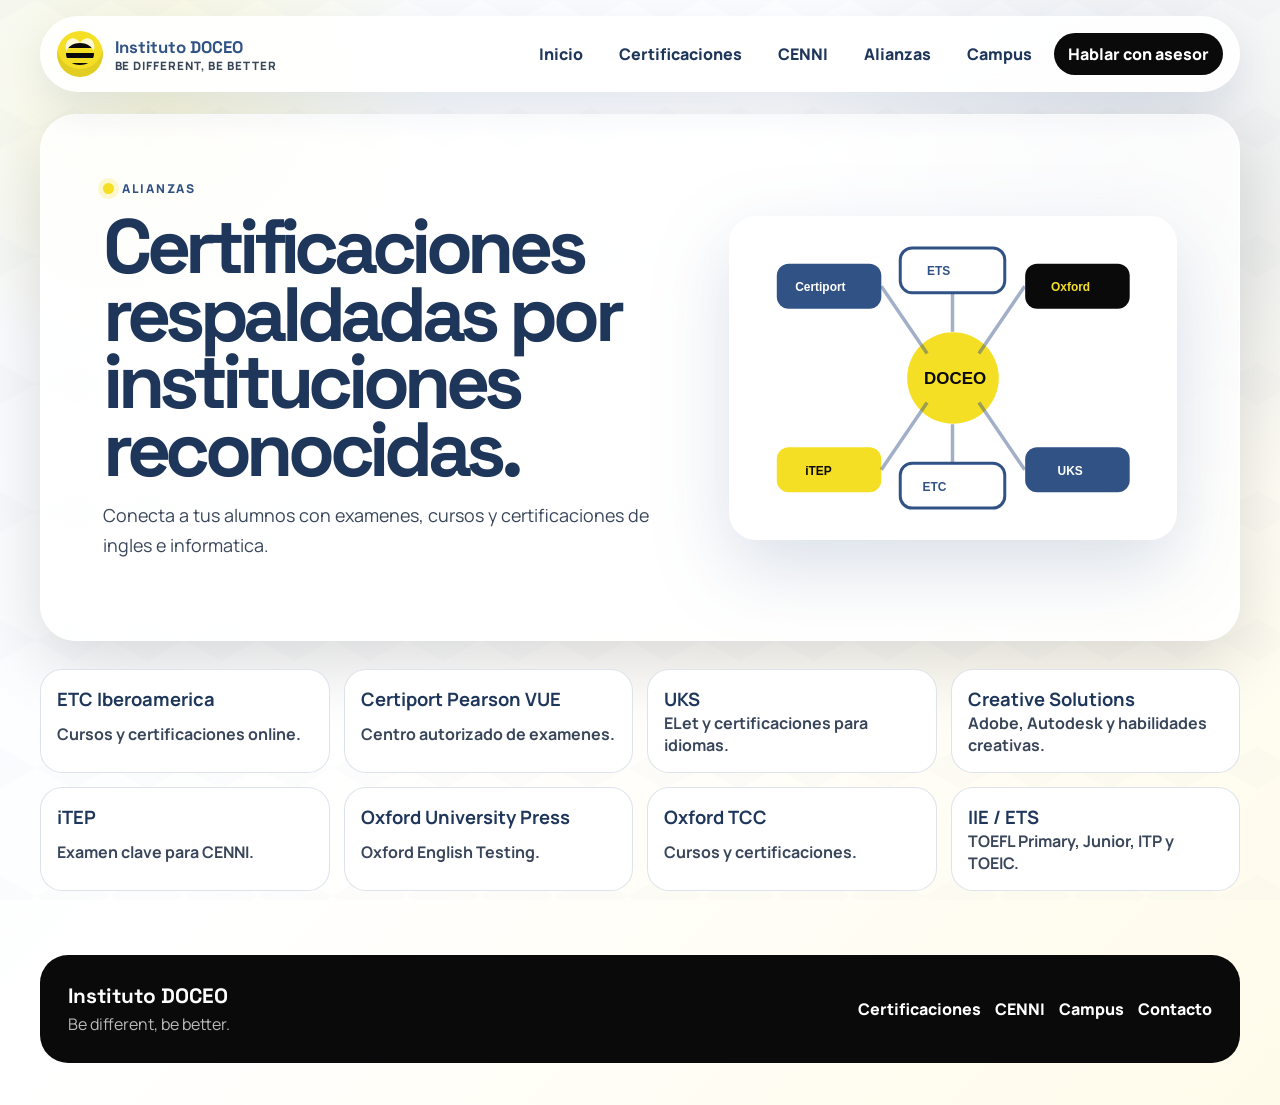
<file: alianzas.html>
<!doctype html>
<html lang="es">
  <head>
    <meta charset="utf-8" />
    <meta name="viewport" content="width=device-width, initial-scale=1" />
    <meta
      name="description"
      content="Convenios de Instituto DOCEO para certificaciones de ingles, informatica, TOEFL, TOEIC, Oxford, UKS, iTEP y Certiport."
    />
    <title>Alianzas | Instituto DOCEO</title>
    <link rel="preconnect" href="https://fonts.googleapis.com" />
    <link rel="preconnect" href="https://fonts.gstatic.com" crossorigin />
    <link
      href="https://fonts.googleapis.com/css2?family=Manrope:wght@400;500;600;700;800&family=Space+Grotesk:wght@500;700&display=swap"
      rel="stylesheet"
    />
    <link rel="stylesheet" href="styles.css" />
  </head>
  <body>
    <div class="site-shell">
      <header class="topbar" aria-label="Navegacion principal">
        <a class="brand" href="index.html" aria-label="Instituto DOCEO inicio">
          <span class="brand-mark" aria-hidden="true">
            <span class="bee-wing left"></span>
            <span class="bee-wing right"></span>
            <span class="bee-body"></span>
          </span>
          <span>
            <strong>Instituto DOCEO</strong>
            <small>be different, be better</small>
          </span>
        </a>
        <button class="nav-toggle" type="button" aria-expanded="false" aria-controls="site-nav">Menu</button>
        <nav id="site-nav" class="site-nav">
          <a href="index.html">Inicio</a>
          <a href="certificaciones.html">Certificaciones</a>
          <a href="cenni.html">CENNI</a>
          <a href="alianzas.html">Alianzas</a>
          <a href="campus.html">Campus</a>
          <a class="nav-cta" href="contacto.html">Hablar con asesor</a>
        </nav>
      </header>

      <main>
        <section class="page-hero">
          <div>
            <span class="eyebrow">Alianzas</span>
            <h1>Certificaciones respaldadas por instituciones reconocidas.</h1>
            <p>Conecta a tus alumnos con examenes, cursos y certificaciones de ingles e informatica.</p>
          </div>
          <img src="assets/partners.svg" alt="Red de alianzas DOCEO" />
        </section>

        <section class="partners-grid">
          <a href="https://etciberoamerica.com" target="_blank" rel="noreferrer">
            <strong>ETC Iberoamerica</strong>
            <span>Cursos y certificaciones online.</span>
          </a>
          <a href="https://certiport.pearsonvue.com" target="_blank" rel="noreferrer">
            <strong>Certiport Pearson VUE</strong>
            <span>Centro autorizado de examenes.</span>
          </a>
          <a href="https://uks.mx" target="_blank" rel="noreferrer">
            <strong>UKS</strong>
            <span>ELet y certificaciones para idiomas.</span>
          </a>
          <a href="https://creativesolutions.com.mx" target="_blank" rel="noreferrer">
            <strong>Creative Solutions</strong>
            <span>Adobe, Autodesk y habilidades creativas.</span>
          </a>
          <a href="https://itepexam.com" target="_blank" rel="noreferrer">
            <strong>iTEP</strong>
            <span>Examen clave para CENNI.</span>
          </a>
          <a href="https://tienda.oup.com.mx/catalogo/oxford-english-testing" target="_blank" rel="noreferrer">
            <strong>Oxford University Press</strong>
            <span>Oxford English Testing.</span>
          </a>
          <a href="https://oxfordtcc.co.uk" target="_blank" rel="noreferrer">
            <strong>Oxford TCC</strong>
            <span>Cursos y certificaciones.</span>
          </a>
          <a href="https://www.iie.org" target="_blank" rel="noreferrer">
            <strong>IIE / ETS</strong>
            <span>TOEFL Primary, Junior, ITP y TOEIC.</span>
          </a>
        </section>
      </main>

      <footer class="footer">
        <div>
          <strong>Instituto DOCEO</strong>
          <p>Be different, be better.</p>
        </div>
        <div class="footer-links">
          <a href="certificaciones.html">Certificaciones</a>
          <a href="cenni.html">CENNI</a>
          <a href="https://campus.institutodoceo.com" target="_blank" rel="noreferrer">Campus</a>
          <a href="contacto.html">Contacto</a>
        </div>
      </footer>
    </div>
    <script src="script.js"></script>
  </body>
</html>
</file>
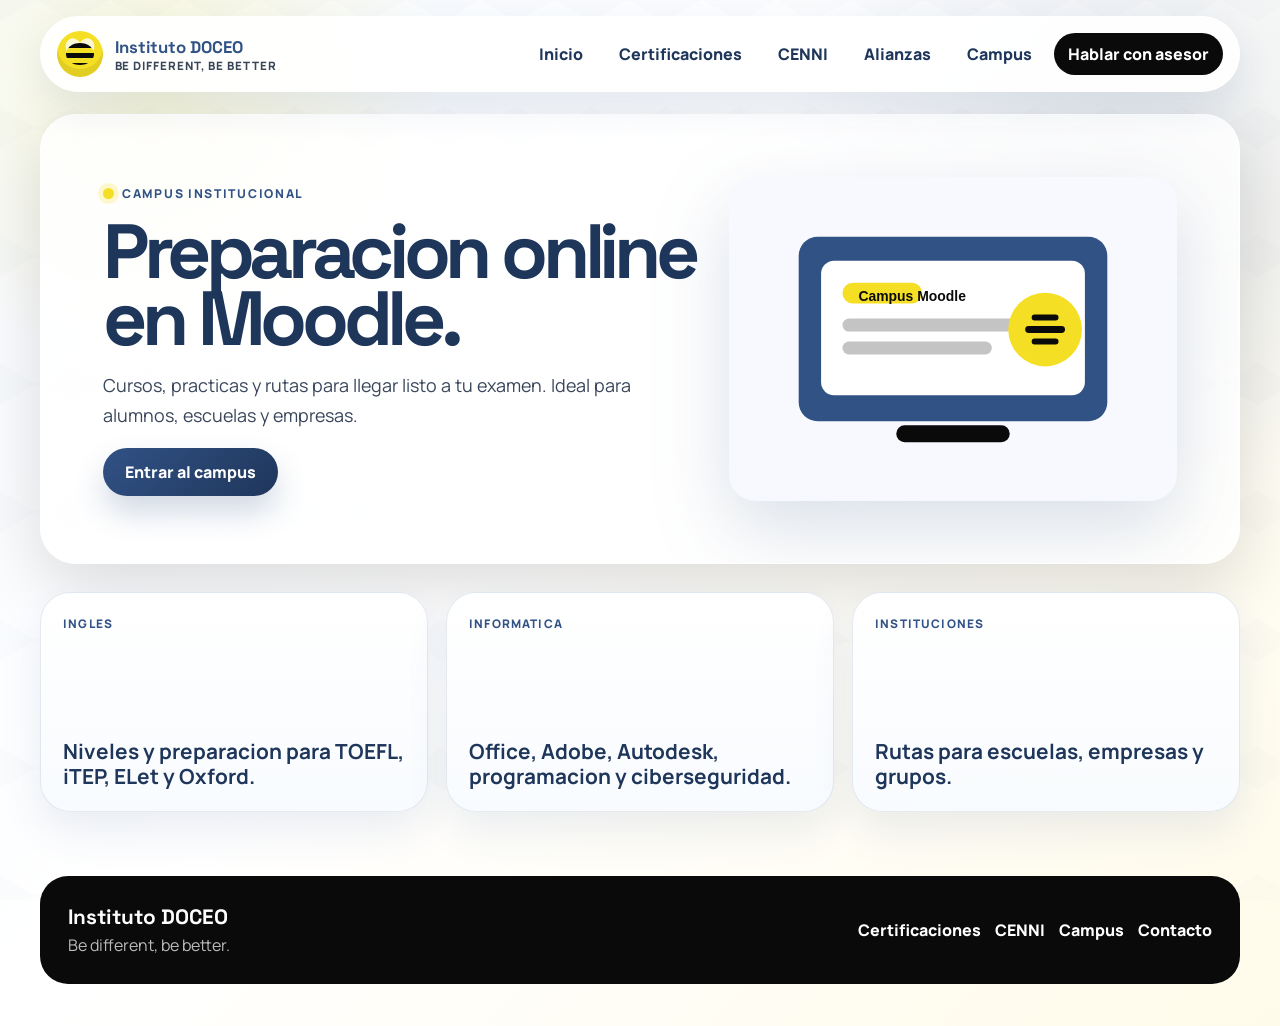
<file: campus.html>
<!doctype html>
<html lang="es">
  <head>
    <meta charset="utf-8" />
    <meta name="viewport" content="width=device-width, initial-scale=1" />
    <meta
      name="description"
      content="Campus institucional Moodle de Instituto DOCEO para preparar certificaciones de ingles e informatica."
    />
    <title>Campus | Instituto DOCEO</title>
    <link rel="preconnect" href="https://fonts.googleapis.com" />
    <link rel="preconnect" href="https://fonts.gstatic.com" crossorigin />
    <link
      href="https://fonts.googleapis.com/css2?family=Manrope:wght@400;500;600;700;800&family=Space+Grotesk:wght@500;700&display=swap"
      rel="stylesheet"
    />
    <link rel="stylesheet" href="styles.css" />
  </head>
  <body>
    <div class="site-shell">
      <header class="topbar" aria-label="Navegacion principal">
        <a class="brand" href="index.html" aria-label="Instituto DOCEO inicio">
          <span class="brand-mark" aria-hidden="true">
            <span class="bee-wing left"></span>
            <span class="bee-wing right"></span>
            <span class="bee-body"></span>
          </span>
          <span>
            <strong>Instituto DOCEO</strong>
            <small>be different, be better</small>
          </span>
        </a>
        <button class="nav-toggle" type="button" aria-expanded="false" aria-controls="site-nav">Menu</button>
        <nav id="site-nav" class="site-nav">
          <a href="index.html">Inicio</a>
          <a href="certificaciones.html">Certificaciones</a>
          <a href="cenni.html">CENNI</a>
          <a href="alianzas.html">Alianzas</a>
          <a href="campus.html">Campus</a>
          <a class="nav-cta" href="contacto.html">Hablar con asesor</a>
        </nav>
      </header>

      <main>
        <section class="page-hero">
          <div>
            <span class="eyebrow">Campus institucional</span>
            <h1>Preparacion online en Moodle.</h1>
            <p>
              Cursos, practicas y rutas para llegar listo a tu examen. Ideal para alumnos,
              escuelas y empresas.
            </p>
            <a class="button primary" href="https://campus.institutodoceo.com" target="_blank" rel="noreferrer">
              Entrar al campus
            </a>
          </div>
          <img src="assets/campus.svg" alt="Campus virtual DOCEO" />
        </section>

        <section class="quick-services campus-services">
          <article class="service-tile">
            <span>Ingles</span>
            <strong>Niveles y preparacion para TOEFL, iTEP, ELet y Oxford.</strong>
          </article>
          <article class="service-tile">
            <span>Informatica</span>
            <strong>Office, Adobe, Autodesk, programacion y ciberseguridad.</strong>
          </article>
          <article class="service-tile">
            <span>Instituciones</span>
            <strong>Rutas para escuelas, empresas y grupos.</strong>
          </article>
        </section>
      </main>

      <footer class="footer">
        <div>
          <strong>Instituto DOCEO</strong>
          <p>Be different, be better.</p>
        </div>
        <div class="footer-links">
          <a href="certificaciones.html">Certificaciones</a>
          <a href="cenni.html">CENNI</a>
          <a href="https://campus.institutodoceo.com" target="_blank" rel="noreferrer">Campus</a>
          <a href="contacto.html">Contacto</a>
        </div>
      </footer>
    </div>
    <div id="toast" class="toast" role="status" aria-live="polite"></div>
    <script src="script.js"></script>
  </body>
</html>
</file>
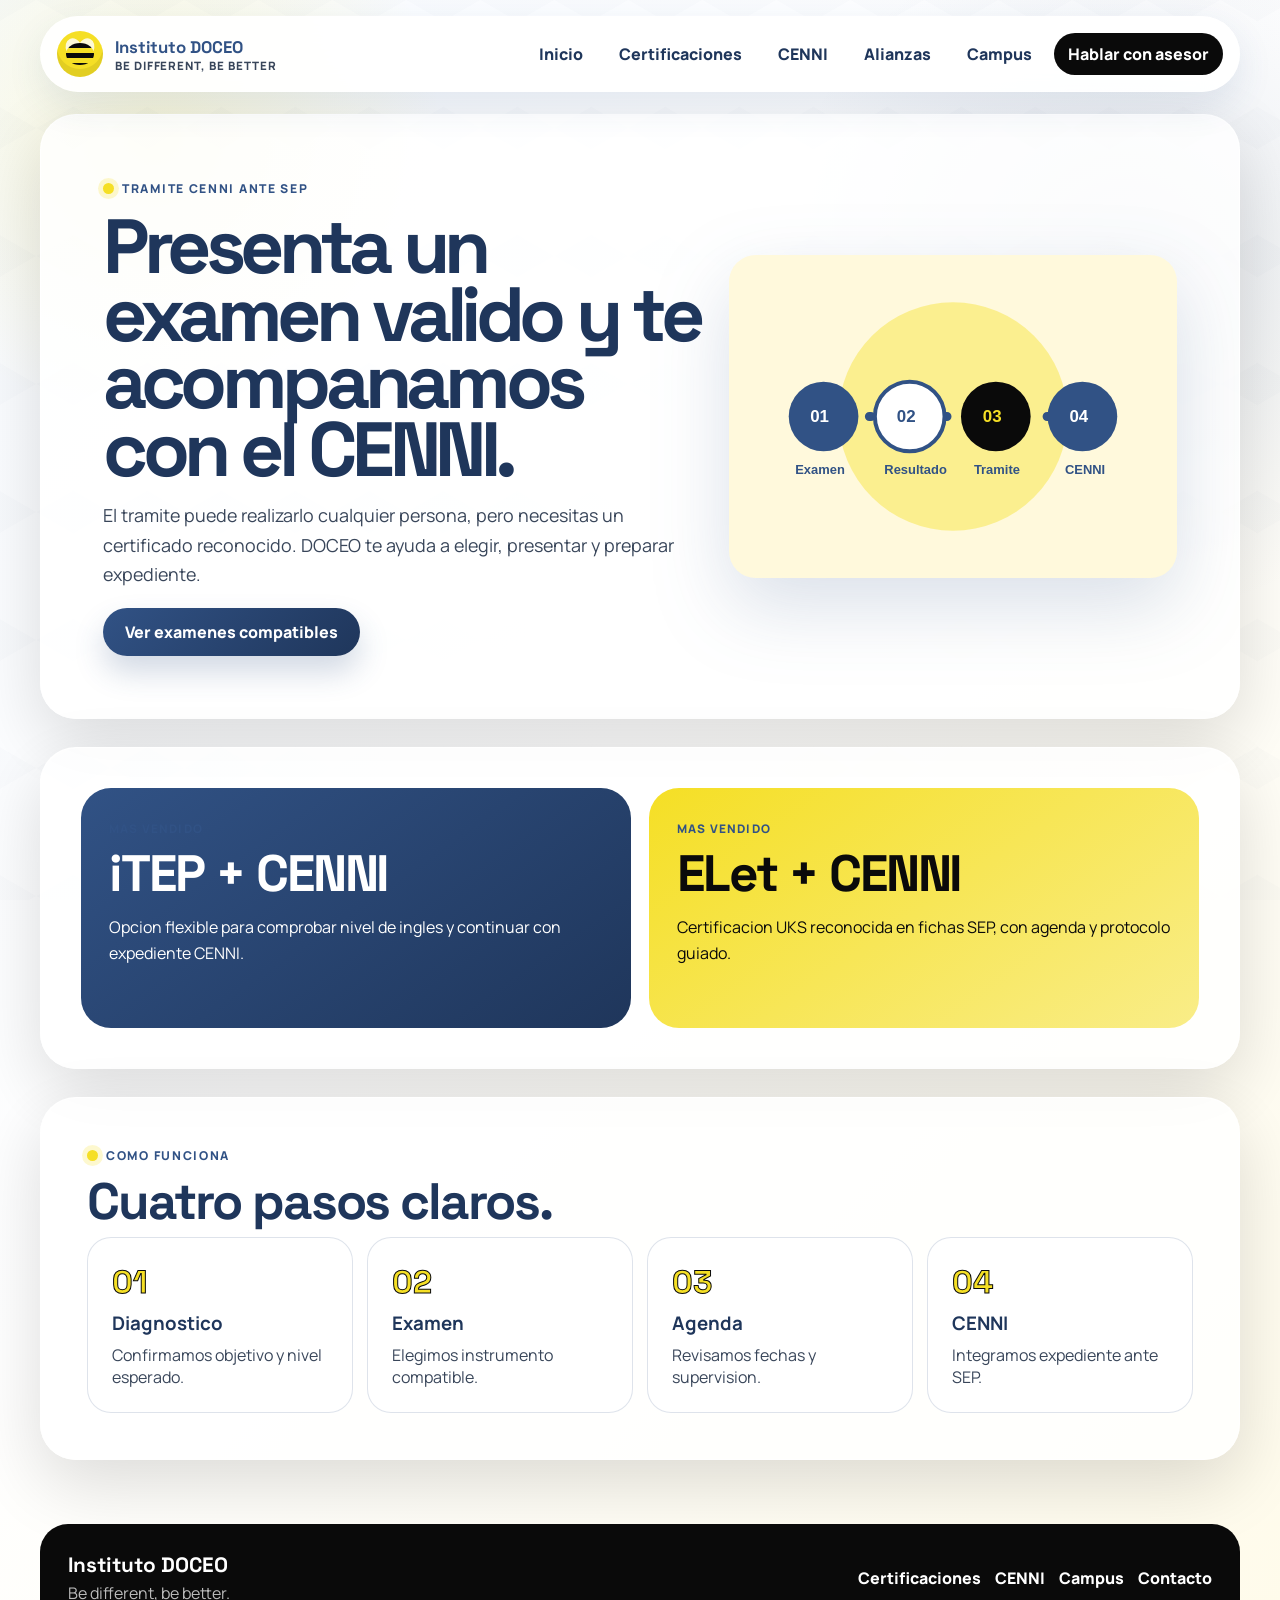
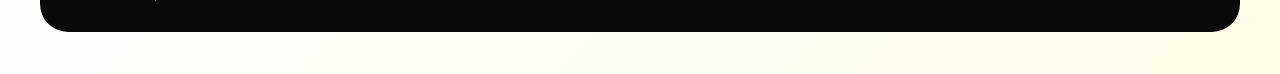
<file: cenni.html>
<!doctype html>
<html lang="es">
  <head>
    <meta charset="utf-8" />
    <meta name="viewport" content="width=device-width, initial-scale=1" />
    <meta name="description" content="Tramite CENNI con Instituto DOCEO: examen compatible, agenda asistida y expediente ante SEP." />
    <title>CENNI | Instituto DOCEO</title>
    <link rel="preconnect" href="https://fonts.googleapis.com" />
    <link rel="preconnect" href="https://fonts.gstatic.com" crossorigin />
    <link
      href="https://fonts.googleapis.com/css2?family=Manrope:wght@400;500;600;700;800&family=Space+Grotesk:wght@500;700&display=swap"
      rel="stylesheet"
    />
    <link rel="stylesheet" href="styles.css" />
  </head>
  <body>
    <div class="site-shell">
      <header class="topbar" aria-label="Navegacion principal">
        <a class="brand" href="index.html" aria-label="Instituto DOCEO inicio">
          <span class="brand-mark" aria-hidden="true">
            <span class="bee-wing left"></span>
            <span class="bee-wing right"></span>
            <span class="bee-body"></span>
          </span>
          <span>
            <strong>Instituto DOCEO</strong>
            <small>be different, be better</small>
          </span>
        </a>
        <button class="nav-toggle" type="button" aria-expanded="false" aria-controls="site-nav">Menu</button>
        <nav id="site-nav" class="site-nav">
          <a href="index.html">Inicio</a>
          <a href="certificaciones.html">Certificaciones</a>
          <a href="cenni.html">CENNI</a>
          <a href="alianzas.html">Alianzas</a>
          <a href="campus.html">Campus</a>
          <a class="nav-cta" href="contacto.html">Hablar con asesor</a>
        </nav>
      </header>

      <main>
        <section class="page-hero cenni-hero">
          <div>
            <span class="eyebrow">Tramite CENNI ante SEP</span>
            <h1>Presenta un examen valido y te acompanamos con el CENNI.</h1>
            <p>
              El tramite puede realizarlo cualquier persona, pero necesitas un certificado reconocido.
              DOCEO te ayuda a elegir, presentar y preparar expediente.
            </p>
            <a class="button primary" href="certificaciones.html#catalogo">Ver examenes compatibles</a>
          </div>
          <img src="assets/cenni-process.svg" alt="Proceso visual para CENNI" />
        </section>

        <section class="star-products">
          <article>
            <span>Mas vendido</span>
            <h2>iTEP + CENNI</h2>
            <p>Opcion flexible para comprobar nivel de ingles y continuar con expediente CENNI.</p>
          </article>
          <article>
            <span>Mas vendido</span>
            <h2>ELet + CENNI</h2>
            <p>Certificacion UKS reconocida en fichas SEP, con agenda y protocolo guiado.</p>
          </article>
        </section>

        <section class="steps-visual">
          <div class="section-heading">
            <span class="eyebrow">Como funciona</span>
            <h2>Cuatro pasos claros.</h2>
          </div>
          <div class="steps">
            <article><span>01</span><h3>Diagnostico</h3><p>Confirmamos objetivo y nivel esperado.</p></article>
            <article><span>02</span><h3>Examen</h3><p>Elegimos instrumento compatible.</p></article>
            <article><span>03</span><h3>Agenda</h3><p>Revisamos fechas y supervision.</p></article>
            <article><span>04</span><h3>CENNI</h3><p>Integramos expediente ante SEP.</p></article>
          </div>
        </section>
      </main>

      <footer class="footer">
        <div>
          <strong>Instituto DOCEO</strong>
          <p>Be different, be better.</p>
        </div>
        <div class="footer-links">
          <a href="certificaciones.html">Certificaciones</a>
          <a href="cenni.html">CENNI</a>
          <a href="https://campus.institutodoceo.com" target="_blank" rel="noreferrer">Campus</a>
          <a href="contacto.html">Contacto</a>
        </div>
      </footer>
    </div>
    <div id="toast" class="toast" role="status" aria-live="polite"></div>
    <script src="script.js"></script>
  </body>
</html>
</file>
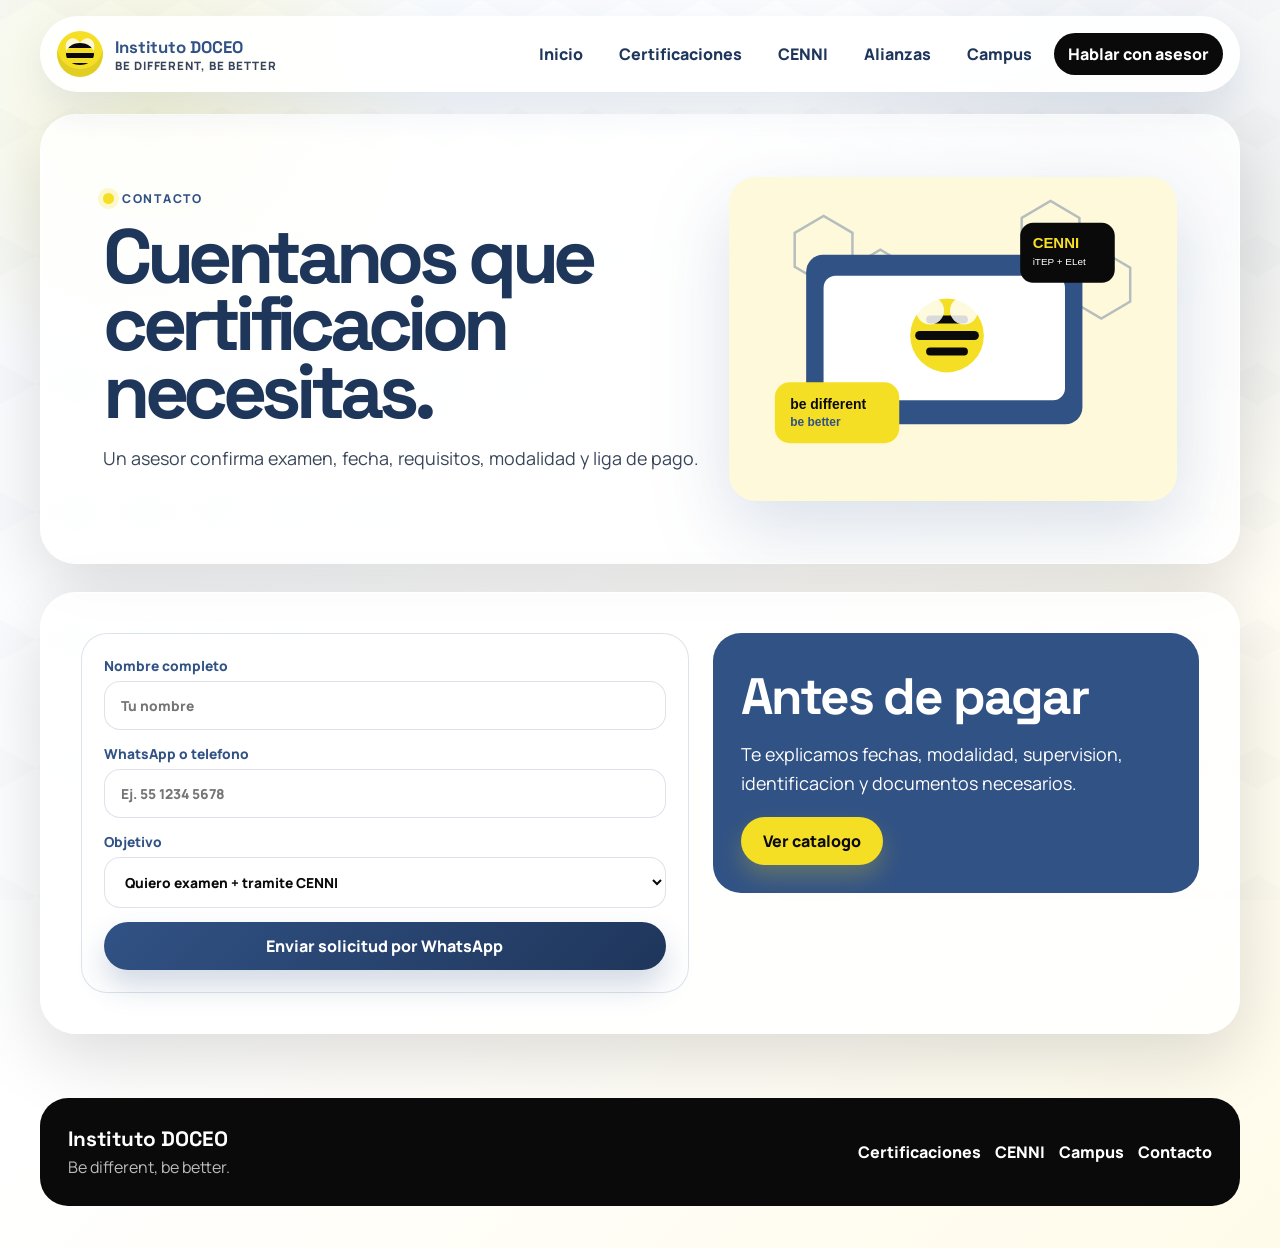
<file: contacto.html>
<!doctype html>
<html lang="es">
  <head>
    <meta charset="utf-8" />
    <meta name="viewport" content="width=device-width, initial-scale=1" />
    <meta
      name="description"
      content="Solicita asesoria de Instituto DOCEO para certificaciones, CENNI, campus online y examenes oficiales."
    />
    <title>Contacto | Instituto DOCEO</title>
    <link rel="preconnect" href="https://fonts.googleapis.com" />
    <link rel="preconnect" href="https://fonts.gstatic.com" crossorigin />
    <link
      href="https://fonts.googleapis.com/css2?family=Manrope:wght@400;500;600;700;800&family=Space+Grotesk:wght@500;700&display=swap"
      rel="stylesheet"
    />
    <link rel="stylesheet" href="styles.css" />
  </head>
  <body>
    <div class="site-shell">
      <header class="topbar" aria-label="Navegacion principal">
        <a class="brand" href="index.html" aria-label="Instituto DOCEO inicio">
          <span class="brand-mark" aria-hidden="true">
            <span class="bee-wing left"></span>
            <span class="bee-wing right"></span>
            <span class="bee-body"></span>
          </span>
          <span>
            <strong>Instituto DOCEO</strong>
            <small>be different, be better</small>
          </span>
        </a>
        <button class="nav-toggle" type="button" aria-expanded="false" aria-controls="site-nav">Menu</button>
        <nav id="site-nav" class="site-nav">
          <a href="index.html">Inicio</a>
          <a href="certificaciones.html">Certificaciones</a>
          <a href="cenni.html">CENNI</a>
          <a href="alianzas.html">Alianzas</a>
          <a href="campus.html">Campus</a>
          <a class="nav-cta" href="contacto.html">Hablar con asesor</a>
        </nav>
      </header>

      <main>
        <section class="page-hero contact-hero">
          <div>
            <span class="eyebrow">Contacto</span>
            <h1>Cuentanos que certificacion necesitas.</h1>
            <p>Un asesor confirma examen, fecha, requisitos, modalidad y liga de pago.</p>
          </div>
          <img src="assets/hero-learner.svg" alt="Asesoria DOCEO" />
        </section>

        <section class="contact-panel">
          <form id="leadForm" class="lead-form lead-form-large">
            <label>
              Nombre completo
              <input type="text" name="name" placeholder="Tu nombre" required />
            </label>
            <label>
              WhatsApp o telefono
              <input type="tel" name="phone" placeholder="Ej. 55 1234 5678" required />
            </label>
            <label>
              Objetivo
              <select name="goal">
                <option value="cenni">Quiero examen + tramite CENNI</option>
                <option value="certificacion">Quiero una certificacion especifica</option>
                <option value="curso">Quiero curso de preparacion</option>
                <option value="empresa">Soy escuela o empresa</option>
              </select>
            </label>
            <button class="button primary full" type="submit">Enviar solicitud por WhatsApp</button>
          </form>
          <div class="contact-card">
            <h2>Antes de pagar</h2>
            <p>Te explicamos fechas, modalidad, supervision, identificacion y documentos necesarios.</p>
            <a class="button ghost" href="certificaciones.html">Ver catalogo</a>
          </div>
        </section>
      </main>

      <footer class="footer">
        <div>
          <strong>Instituto DOCEO</strong>
          <p>Be different, be better.</p>
        </div>
        <div class="footer-links">
          <a href="certificaciones.html">Certificaciones</a>
          <a href="cenni.html">CENNI</a>
          <a href="https://campus.institutodoceo.com" target="_blank" rel="noreferrer">Campus</a>
          <a href="contacto.html">Contacto</a>
        </div>
      </footer>
    </div>
    <div id="toast" class="toast" role="status" aria-live="polite"></div>
    <script src="script.js"></script>
  </body>
</html>
</file>
<file: styles.css>
:root {
  --blue: #315285;
  --blue-dark: #1f365b;
  --gray: #c4c4c4;
  --black: #0a0a0a;
  --yellow: #f5df25;
  --white: #ffffff;
  --cream: #fff9dc;
  --ink-soft: #39465a;
  --border: rgba(49, 82, 133, 0.16);
  --shadow: 0 24px 70px rgba(10, 10, 10, 0.14);
  --radius: 28px;
}

* {
  box-sizing: border-box;
}

html {
  scroll-behavior: smooth;
}

body {
  margin: 0;
  color: var(--black);
  font-family: "Manrope", system-ui, -apple-system, BlinkMacSystemFont, "Segoe UI", sans-serif;
  background:
    radial-gradient(circle at 10% 10%, rgba(245, 223, 37, 0.24), transparent 26rem),
    radial-gradient(circle at 90% 0%, rgba(49, 82, 133, 0.16), transparent 30rem),
    linear-gradient(135deg, #fffdf2 0%, #f7f9ff 50%, #ffffff 100%);
}

body::before {
  content: "";
  position: fixed;
  inset: 0;
  z-index: -1;
  opacity: 0.24;
  background-image:
    linear-gradient(30deg, rgba(49, 82, 133, 0.08) 12%, transparent 12.5%, transparent 87%, rgba(49, 82, 133, 0.08) 87.5%, rgba(49, 82, 133, 0.08)),
    linear-gradient(150deg, rgba(49, 82, 133, 0.08) 12%, transparent 12.5%, transparent 87%, rgba(49, 82, 133, 0.08) 87.5%, rgba(49, 82, 133, 0.08));
  background-size: 74px 128px;
  pointer-events: none;
}

a {
  color: inherit;
  text-decoration: none;
}

button,
input,
select {
  font: inherit;
}

img {
  display: block;
  max-width: 100%;
}

.site-shell {
  width: min(1200px, calc(100% - 32px));
  margin: 0 auto;
}

.topbar {
  position: sticky;
  top: 16px;
  z-index: 20;
  display: flex;
  align-items: center;
  justify-content: space-between;
  gap: 20px;
  margin: 16px 0 36px;
  padding: 14px 16px;
  border: 1px solid rgba(255, 255, 255, 0.65);
  border-radius: 999px;
  background: rgba(255, 255, 255, 0.86);
  box-shadow: 0 16px 48px rgba(49, 82, 133, 0.12);
  backdrop-filter: blur(18px);
}

.brand {
  display: inline-flex;
  align-items: center;
  gap: 12px;
  min-width: max-content;
}

.brand strong {
  display: block;
  color: var(--blue);
  font-family: "Space Grotesk", sans-serif;
  font-size: 1.05rem;
}

.brand small {
  display: block;
  color: var(--ink-soft);
  font-size: 0.72rem;
  font-weight: 800;
  letter-spacing: 0.08em;
  text-transform: uppercase;
}

.brand-mark {
  position: relative;
  display: grid;
  place-items: center;
  width: 46px;
  height: 46px;
  border-radius: 50%;
  background: var(--yellow);
  box-shadow: inset 0 -8px 0 rgba(10, 10, 10, 0.08);
}

.bee-body {
  width: 22px;
  height: 28px;
  border-radius: 50%;
  background: repeating-linear-gradient(90deg, var(--black) 0 5px, var(--yellow) 5px 10px);
  transform: rotate(90deg);
}

.bee-wing {
  position: absolute;
  top: 7px;
  width: 16px;
  height: 20px;
  border-radius: 50%;
  background: rgba(255, 255, 255, 0.82);
}

.bee-wing.left {
  left: 9px;
  transform: rotate(-25deg);
}

.bee-wing.right {
  right: 9px;
  transform: rotate(25deg);
}

.site-nav {
  display: flex;
  align-items: center;
  gap: 8px;
  font-weight: 900;
}

.site-nav a {
  padding: 10px 14px;
  border-radius: 999px;
  color: var(--blue-dark);
  transition: 180ms ease;
}

.site-nav a:hover {
  background: rgba(49, 82, 133, 0.08);
}

.nav-cta {
  background: var(--black);
  color: var(--white) !important;
}

.nav-toggle {
  display: none;
  border: 0;
  border-radius: 999px;
  padding: 10px 14px;
  color: var(--white);
  background: var(--blue);
  font-weight: 900;
}

.hero,
.page-hero,
.split-section,
.partner-preview,
.catalog,
.cart,
.contact-panel,
.steps-visual,
.star-products {
  border: 1px solid rgba(255, 255, 255, 0.75);
  border-radius: calc(var(--radius) + 8px);
  background: rgba(255, 255, 255, 0.82);
  box-shadow: var(--shadow);
}

.hero {
  display: grid;
  grid-template-columns: 0.95fr 1.05fr;
  align-items: center;
  gap: 34px;
  min-height: calc(100vh - 120px);
  padding: clamp(28px, 5vw, 72px);
  overflow: hidden;
  position: relative;
}

.hero::after {
  content: "";
  position: absolute;
  inset: 0;
  z-index: 0;
  background:
    radial-gradient(circle at 18% 22%, rgba(245, 223, 37, 0.28), transparent 18rem),
    radial-gradient(circle at 90% 12%, rgba(49, 82, 133, 0.16), transparent 24rem);
  pointer-events: none;
}

.hero > * {
  position: relative;
  z-index: 1;
}

.hero-copy h1,
.page-hero h1 {
  margin: 14px 0 18px;
  color: var(--blue-dark);
  font-family: "Space Grotesk", sans-serif;
  font-size: clamp(3rem, 7vw, 6.7rem);
  line-height: 0.88;
  letter-spacing: -0.07em;
}

.page-hero h1 {
  font-size: clamp(2.6rem, 6vw, 5.8rem);
}

.hero-copy p,
.page-hero p,
.split-section p,
.section-heading p,
.contact-card p {
  max-width: 650px;
  color: var(--ink-soft);
  font-size: 1.12rem;
  line-height: 1.65;
}

.hero-subtitle {
  max-width: 590px;
}

.eyebrow {
  display: inline-flex;
  align-items: center;
  gap: 8px;
  color: var(--blue);
  font-size: 0.76rem;
  font-weight: 1000;
  letter-spacing: 0.14em;
  text-transform: uppercase;
}

.eyebrow::before {
  content: "";
  width: 11px;
  height: 11px;
  border-radius: 50%;
  background: var(--yellow);
  box-shadow: 0 0 0 5px rgba(245, 223, 37, 0.22);
}

.hero-actions {
  display: flex;
  flex-wrap: wrap;
  gap: 14px;
  margin-top: 28px;
}

.button {
  display: inline-flex;
  align-items: center;
  justify-content: center;
  min-height: 48px;
  padding: 0 22px;
  border: 0;
  border-radius: 999px;
  cursor: pointer;
  font-weight: 1000;
  transition: transform 180ms ease, box-shadow 180ms ease, background 180ms ease;
}

.button:hover {
  transform: translateY(-2px);
}

.button.primary {
  color: var(--black);
  background: var(--yellow);
  box-shadow: 0 14px 28px rgba(245, 223, 37, 0.32);
}

.button.ghost {
  color: var(--blue);
  background: var(--white);
  box-shadow: inset 0 0 0 1px var(--border);
}

.button.full {
  width: 100%;
}

.button.dark {
  color: var(--white);
  background: var(--black);
}

.hero-proof {
  display: grid;
  grid-template-columns: repeat(3, 1fr);
  gap: 12px;
  padding: 0;
  margin: 32px 0 0;
  list-style: none;
}

.hero-proof li {
  padding: 16px;
  border: 1px solid var(--border);
  border-radius: 20px;
  background: rgba(255, 255, 255, 0.72);
}

.hero-proof strong {
  display: block;
  color: var(--blue);
  font-family: "Space Grotesk", sans-serif;
  font-size: 1.8rem;
}

.hero-proof span {
  color: var(--ink-soft);
  font-size: 0.88rem;
  font-weight: 800;
}

.hero-media {
  position: relative;
}

.hero-collage {
  display: grid;
  grid-template-columns: repeat(2, minmax(0, 1fr));
  gap: 18px;
  align-items: center;
}

.hex-photo,
.bee-card,
.campus-mini-card {
  border: 6px solid rgba(255, 255, 255, 0.88);
  box-shadow: 0 24px 54px rgba(49, 82, 133, 0.18);
}

.hex-photo {
  min-height: 240px;
  display: grid;
  place-items: end start;
  padding: 22px;
  overflow: hidden;
  background:
    linear-gradient(135deg, rgba(49, 82, 133, 0.1), rgba(245, 223, 37, 0.28)),
    var(--image);
  background-size: cover;
  background-position: center;
  clip-path: polygon(50% 0%, 100% 25%, 100% 75%, 50% 100%, 0% 75%, 0% 25%);
}

.hex-photo:nth-child(2) {
  margin-top: 80px;
}

.hex-photo:nth-child(3) {
  margin-top: -54px;
}

.hex-photo span {
  padding: 9px 14px;
  border-radius: 999px;
  color: var(--white);
  background: rgba(10, 10, 10, 0.7);
  font-size: 0.8rem;
  font-weight: 1000;
}

.bee-card,
.campus-mini-card {
  min-height: 190px;
  padding: 24px;
  border-radius: 32px;
}

.bee-card {
  grid-column: span 2;
  display: grid;
  grid-template-columns: auto 1fr;
  gap: 18px;
  align-items: center;
  color: var(--white);
  background: linear-gradient(145deg, var(--black), var(--blue-dark));
}

.bee-icon {
  display: grid;
  place-items: center;
  width: 74px;
  height: 74px;
  border-radius: 50%;
  background: var(--yellow);
  color: var(--black);
  font-size: 2.6rem;
}

.bee-card strong,
.campus-mini-card strong {
  display: block;
  font-size: 1.4rem;
}

.bee-card span,
.campus-mini-card span {
  font-weight: 900;
  opacity: 0.8;
}

.campus-mini-card {
  color: var(--blue-dark);
  background: var(--yellow);
}

.hero-media::before {
  content: "";
  position: absolute;
  inset: 7% 5% 0;
  border-radius: 44% 56% 48% 52%;
  background: linear-gradient(135deg, var(--yellow), rgba(49, 82, 133, 0.18));
  filter: blur(10px);
  opacity: 0.8;
}

.hero-media img,
.page-hero img {
  position: relative;
  width: 100%;
  filter: drop-shadow(0 28px 38px rgba(49, 82, 133, 0.18));
}

.stats-section {
  display: grid;
  grid-template-columns: repeat(4, 1fr);
  gap: 16px;
  margin: 28px 0;
}

.stat-card {
  padding: 24px;
  border: 1px solid var(--border);
  border-radius: 28px;
  background: rgba(255, 255, 255, 0.9);
  box-shadow: 0 18px 42px rgba(49, 82, 133, 0.1);
}

.stat-card strong {
  display: block;
  color: var(--blue);
  font-family: "Space Grotesk", sans-serif;
  font-size: clamp(2rem, 5vw, 3.2rem);
  line-height: 1;
}

.stat-card span {
  display: block;
  margin-top: 8px;
  color: var(--ink-soft);
  font-weight: 900;
}

.quick-services {
  display: grid;
  grid-template-columns: repeat(3, 1fr);
  gap: 18px;
  margin: 28px 0;
}

.service-tile {
  display: flex;
  flex-direction: column;
  justify-content: space-between;
  gap: 18px;
  min-height: 260px;
  padding: 22px;
  border: 1px solid var(--border);
  border-radius: 30px;
  background: rgba(255, 255, 255, 0.9);
  box-shadow: 0 18px 42px rgba(49, 82, 133, 0.1);
}

.service-icon {
  display: grid;
  place-items: center;
  width: 68px;
  height: 68px;
  border-radius: 22px;
  color: var(--black);
  background: var(--yellow);
  font-size: 2rem;
  box-shadow: inset 0 -7px 0 rgba(10, 10, 10, 0.08);
}

.service-tile p {
  margin: 0;
  color: var(--ink-soft);
  line-height: 1.55;
}

.service-tile img {
  height: 170px;
  object-fit: contain;
}

.service-tile span,
.star-products span {
  color: var(--blue);
  font-size: 0.74rem;
  font-weight: 1000;
  letter-spacing: 0.1em;
  text-transform: uppercase;
}

.service-tile strong {
  color: var(--blue-dark);
  font-size: 1.3rem;
  line-height: 1.2;
}

.service-tile.featured {
  color: var(--white);
  background: linear-gradient(145deg, var(--black), var(--blue-dark));
}

.service-tile.featured span,
.service-tile.featured strong {
  color: var(--white);
}

.split-section,
.partner-preview,
.catalog,
.steps-visual {
  margin: 28px 0;
  padding: clamp(24px, 4vw, 46px);
}

.split-section {
  display: grid;
  grid-template-columns: 1fr 1fr;
  gap: 28px;
  align-items: center;
}

.split-section h2,
.section-heading h2,
.catalog h2,
.cart h2,
.contact-card h2,
.star-products h2 {
  margin: 10px 0;
  color: var(--blue-dark);
  font-family: "Space Grotesk", sans-serif;
  font-size: clamp(2rem, 4vw, 3.2rem);
  line-height: 1;
  letter-spacing: -0.04em;
}

.mini-steps {
  display: grid;
  grid-template-columns: repeat(2, 1fr);
  gap: 14px;
}

.mini-steps article,
.steps article {
  padding: 24px;
  border: 1px solid var(--border);
  border-radius: 24px;
  background: var(--white);
}

.mini-steps span,
.steps span {
  color: var(--yellow);
  font-family: "Space Grotesk", sans-serif;
  font-size: 2rem;
  font-weight: 1000;
  -webkit-text-stroke: 1px var(--black);
}

.logo-cloud,
.partners-grid {
  display: grid;
  grid-template-columns: repeat(4, 1fr);
  gap: 14px;
  margin: 22px 0;
}

.logo-cloud span,
.partners-grid a {
  display: grid;
  min-height: 92px;
  place-items: center;
  padding: 16px;
  border: 1px solid var(--border);
  border-radius: 22px;
  color: var(--blue);
  background: var(--white);
  font-weight: 1000;
  text-align: center;
}

.partners-grid a {
  place-items: start;
  text-align: left;
}

.partners-grid strong {
  color: var(--blue-dark);
  font-size: 1.15rem;
}

.partners-grid span {
  color: var(--ink-soft);
  font-weight: 700;
}

.page-hero {
  display: grid;
  grid-template-columns: 1fr 0.75fr;
  gap: 28px;
  align-items: center;
  margin-bottom: 28px;
  padding: clamp(28px, 5vw, 62px);
  overflow: hidden;
}

.catalog-heading {
  display: grid;
  grid-template-columns: 1fr minmax(240px, 360px);
  gap: 22px;
  align-items: end;
}

.search-box {
  display: grid;
  gap: 8px;
  color: var(--blue);
  font-weight: 1000;
}

.search-box input,
.lead-form input,
.lead-form select {
  width: 100%;
  padding: 14px 16px;
  border: 1px solid var(--border);
  border-radius: 16px;
  color: var(--black);
  background: var(--white);
}

.filters {
  display: flex;
  flex-wrap: wrap;
  gap: 10px;
  margin: 20px 0 28px;
}

.filter-button {
  padding: 10px 16px;
  border: 1px solid var(--border);
  border-radius: 999px;
  color: var(--blue);
  background: var(--white);
  cursor: pointer;
  font-weight: 1000;
}

.filter-button.active {
  color: var(--white);
  background: var(--blue);
}

.cert-grid {
  display: grid;
  grid-template-columns: repeat(3, 1fr);
  gap: 16px;
}

.cert-card {
  display: flex;
  flex-direction: column;
  gap: 14px;
  min-height: 260px;
  padding: 20px;
  border: 1px solid var(--border);
  border-radius: 24px;
  background: var(--white);
  box-shadow: 0 16px 36px rgba(49, 82, 133, 0.08);
}

.cert-topline {
  display: flex;
  justify-content: space-between;
  gap: 8px;
  color: var(--blue);
  font-size: 0.74rem;
  font-weight: 1000;
  letter-spacing: 0.08em;
  text-transform: uppercase;
}

.cert-card h3 {
  margin: 0;
  color: var(--blue-dark);
  font-size: 1.25rem;
  line-height: 1.2;
}

.cert-card p {
  margin: 0;
  color: var(--ink-soft);
  line-height: 1.5;
}

.cert-tags {
  display: flex;
  flex-wrap: wrap;
  gap: 8px;
  margin-top: auto;
}

.pill {
  display: inline-flex;
  padding: 6px 10px;
  border-radius: 999px;
  color: var(--blue);
  background: rgba(49, 82, 133, 0.08);
  font-size: 0.74rem;
  font-weight: 1000;
}

.star,
.cenni-pill {
  color: var(--black);
  background: rgba(245, 223, 37, 0.45);
}

.add-button {
  margin-top: 4px;
  padding: 12px 14px;
  border: 0;
  border-radius: 999px;
  color: var(--white);
  background: var(--black);
  cursor: pointer;
  font-weight: 1000;
}

.cart-inline {
  margin: 28px 0;
}

.cart {
  padding: clamp(24px, 4vw, 40px);
}

.cart-header {
  display: flex;
  align-items: center;
  justify-content: space-between;
  gap: 16px;
}

.cart-count {
  display: grid;
  place-items: center;
  width: 48px;
  height: 48px;
  border-radius: 50%;
  color: var(--black);
  background: var(--yellow);
  font-weight: 1000;
}

.cart-items {
  display: grid;
  gap: 10px;
  margin: 18px 0;
}

.cart-item {
  display: flex;
  align-items: center;
  justify-content: space-between;
  gap: 14px;
  padding: 14px;
  border: 1px solid var(--border);
  border-radius: 18px;
  background: var(--white);
}

.cart-item strong {
  display: block;
  color: var(--blue-dark);
}

.cart-item span {
  color: var(--ink-soft);
  font-size: 0.88rem;
}

.cart-item button {
  width: 30px;
  height: 30px;
  border: 0;
  border-radius: 50%;
  background: rgba(10, 10, 10, 0.08);
  cursor: pointer;
  font-weight: 1000;
}

.lead-form {
  display: grid;
  gap: 14px;
}

.lead-form label {
  display: grid;
  gap: 6px;
  color: var(--blue);
  font-size: 0.86rem;
  font-weight: 1000;
}

.star-products {
  display: grid;
  grid-template-columns: repeat(2, 1fr);
  gap: 18px;
  margin-bottom: 28px;
  padding: clamp(24px, 4vw, 40px);
}

.star-products article {
  min-height: 240px;
  padding: 28px;
  border-radius: 30px;
  color: var(--white);
  background: linear-gradient(145deg, var(--blue), var(--blue-dark));
}

.star-products article:nth-child(2) {
  color: var(--black);
  background: linear-gradient(145deg, var(--yellow), #f9ed88);
}

.star-products h2 {
  color: inherit;
}

.star-products p {
  max-width: 520px;
  line-height: 1.6;
}

.steps {
  display: grid;
  grid-template-columns: repeat(4, 1fr);
  gap: 14px;
}

.steps h3 {
  margin: 8px 0;
  color: var(--blue-dark);
}

.steps p {
  margin: 0;
  color: var(--ink-soft);
}

.contact-panel {
  display: grid;
  grid-template-columns: 1fr 0.8fr;
  gap: 24px;
  align-items: start;
  margin: 28px 0;
  padding: clamp(24px, 4vw, 40px);
}

.lead-form-large {
  padding: 22px;
  border: 1px solid var(--border);
  border-radius: 26px;
  background: var(--white);
}

.contact-card {
  padding: 28px;
  border-radius: 28px;
  color: var(--white);
  background: var(--blue);
}

.contact-card h2,
.contact-card p {
  color: var(--white);
}

.footer {
  display: flex;
  align-items: center;
  justify-content: space-between;
  gap: 20px;
  margin: 64px 0 42px;
  padding: 28px;
  border-radius: 28px;
  color: var(--white);
  background: var(--black);
}

.footer strong {
  font-family: "Space Grotesk", sans-serif;
  font-size: 1.3rem;
}

.footer p {
  margin: 4px 0 0;
  color: rgba(255, 255, 255, 0.72);
}

.footer-links {
  display: flex;
  flex-wrap: wrap;
  gap: 14px;
  font-weight: 900;
}

.toast {
  position: fixed;
  left: 50%;
  bottom: 24px;
  z-index: 40;
  transform: translate(-50%, 120px);
  max-width: min(520px, calc(100vw - 32px));
  padding: 14px 18px;
  border-radius: 999px;
  color: var(--white);
  background: var(--black);
  box-shadow: 0 14px 44px rgba(10, 10, 10, 0.22);
  opacity: 0;
  transition: transform 220ms ease, opacity 220ms ease;
}

.toast.show {
  transform: translate(-50%, 0);
  opacity: 1;
}

.no-results,
.empty-cart {
  color: var(--ink-soft);
  font-weight: 800;
}

@media (max-width: 980px) {
  .hero,
  .page-hero,
  .split-section,
  .contact-panel {
    grid-template-columns: 1fr;
  }

  .quick-services,
  .cert-grid {
    grid-template-columns: repeat(2, 1fr);
  }

  .steps,
  .logo-cloud,
  .partners-grid {
    grid-template-columns: repeat(2, 1fr);
  }
}

@media (max-width: 740px) {
  .site-shell {
    width: min(100% - 20px, 1200px);
  }

  .topbar {
    align-items: flex-start;
    border-radius: 24px;
  }

  .nav-toggle {
    display: inline-flex;
  }

  .site-nav {
    position: absolute;
    left: 12px;
    right: 12px;
    top: calc(100% + 8px);
    display: none;
    flex-direction: column;
    align-items: stretch;
    padding: 12px;
    border: 1px solid var(--border);
    border-radius: 22px;
    background: var(--white);
    box-shadow: var(--shadow);
  }

  .site-nav.open {
    display: flex;
  }

  .hero {
    min-height: auto;
    padding: 24px;
  }

  .hero-copy h1,
  .page-hero h1 {
    font-size: clamp(2.8rem, 16vw, 4.2rem);
  }

  .hero-proof,
  .quick-services,
  .cert-grid,
  .steps,
  .logo-cloud,
  .partners-grid,
  .star-products,
  .mini-steps,
  .catalog-heading {
    grid-template-columns: 1fr;
  }

  .page-hero,
  .catalog,
  .cart,
  .steps-visual,
  .partner-preview,
  .split-section,
  .contact-panel {
    padding: 22px;
  }

  .footer {
    display: grid;
  }
}

/* Professional certification catalog inspired by ETC's commercial structure. */
.cert-hero-visual {
  display: grid;
  gap: 18px;
  align-content: center;
  min-height: 320px;
  padding: 28px;
  border-radius: 34px;
  background:
    radial-gradient(circle at 86% 10%, rgba(245, 223, 37, 0.22), transparent 12rem),
    linear-gradient(145deg, rgba(49, 82, 133, 0.98), rgba(31, 54, 91, 0.98));
  box-shadow: 0 28px 64px rgba(49, 82, 133, 0.24);
}

.cert-hero-visual img {
  width: min(280px, 80%);
  padding: 18px;
  border-radius: 24px;
  background: var(--white);
}

.cert-hero-card {
  display: grid;
  gap: 6px;
  padding: 20px;
  border: 1px solid rgba(255, 255, 255, 0.18);
  border-radius: 24px;
  color: var(--white);
  background: rgba(255, 255, 255, 0.1);
}

.cert-hero-card strong {
  font-family: "Space Grotesk", sans-serif;
  font-size: 1.45rem;
}

.cert-hero-card span {
  color: rgba(255, 255, 255, 0.74);
  font-weight: 800;
}

.cert-brand-strip {
  display: grid;
  grid-template-columns: repeat(6, 1fr);
  gap: 14px;
  margin: 24px 0;
}

.cert-brand-strip img {
  width: 100%;
  height: 86px;
  padding: 18px;
  border: 1px solid rgba(49, 82, 133, 0.12);
  border-radius: 22px;
  object-fit: contain;
  background: rgba(255, 255, 255, 0.94);
  box-shadow: 0 14px 34px rgba(49, 82, 133, 0.08);
}

.cert-method {
  display: grid;
  grid-template-columns: repeat(3, 1fr);
  gap: 16px;
  margin: 24px 0;
}

.cert-method article {
  position: relative;
  min-height: 190px;
  padding: 24px;
  overflow: hidden;
  border: 1px solid rgba(49, 82, 133, 0.12);
  border-radius: 28px;
  background: rgba(255, 255, 255, 0.94);
  box-shadow: 0 18px 42px rgba(49, 82, 133, 0.08);
}

.cert-method article::after {
  content: "";
  position: absolute;
  right: -32px;
  bottom: -42px;
  width: 130px;
  height: 130px;
  border-radius: 36px;
  background: rgba(245, 223, 37, 0.28);
  transform: rotate(45deg);
}

.method-icon {
  display: inline-grid;
  place-items: center;
  width: 48px;
  height: 48px;
  border-radius: 16px;
  color: var(--white);
  background: var(--blue);
  font-weight: 1000;
}

.cert-method h2 {
  margin: 18px 0 8px;
  color: var(--blue-dark);
  font-family: "Space Grotesk", sans-serif;
  font-size: 1.6rem;
}

.cert-method p {
  margin: 0;
  color: var(--ink-soft);
  line-height: 1.55;
}

.page-catalog {
  background:
    linear-gradient(180deg, rgba(255, 255, 255, 0.96), rgba(248, 251, 255, 0.92));
}

.cert-grid {
  grid-template-columns: repeat(3, minmax(0, 1fr));
  gap: 20px;
}

.cert-card {
  position: relative;
  min-height: 390px;
  overflow: hidden;
  border-color: rgba(49, 82, 133, 0.12);
  background: rgba(255, 255, 255, 0.98);
  transition: transform 180ms ease, border-color 180ms ease, box-shadow 180ms ease;
}

.cert-card:hover {
  transform: translateY(-5px);
  border-color: rgba(245, 223, 37, 0.9);
  box-shadow: 0 24px 54px rgba(49, 82, 133, 0.14);
}

.cert-visual {
  display: grid;
  place-items: center;
  height: 126px;
  margin: -20px -20px 2px;
  padding: 22px;
  background:
    radial-gradient(circle at 85% 12%, rgba(245, 223, 37, 0.24), transparent 8rem),
    linear-gradient(145deg, color-mix(in srgb, var(--provider-color), white 8%), var(--provider-color));
}

.cert-visual img {
  max-width: 74%;
  max-height: 74px;
  padding: 12px 16px;
  border-radius: 18px;
  object-fit: contain;
  background: rgba(255, 255, 255, 0.94);
  box-shadow: 0 12px 24px rgba(10, 10, 10, 0.1);
}

.cert-visual span {
  display: grid;
  place-items: center;
  width: 76px;
  height: 76px;
  border-radius: 24px;
  color: var(--black);
  background: var(--yellow);
  font-family: "Space Grotesk", sans-serif;
  font-size: 1.8rem;
  font-weight: 1000;
}

.cert-actions {
  display: grid;
  grid-template-columns: 1fr auto;
  gap: 10px;
  margin-top: 8px;
}

.detail-button,
.add-button {
  min-height: 44px;
}

.detail-button {
  border: 1px solid rgba(49, 82, 133, 0.16);
  border-radius: 999px;
  color: var(--blue);
  background: var(--white);
  cursor: pointer;
  font-weight: 1000;
}

.add-button {
  padding-inline: 18px;
  color: var(--white);
  background: var(--blue);
}

.cert-detail-modal {
  position: fixed;
  inset: 0;
  z-index: 110;
  display: none;
  place-items: center;
  padding: 20px;
  background: rgba(10, 10, 10, 0.58);
  backdrop-filter: blur(10px);
}

.cert-detail-modal.open {
  display: grid;
}

.cert-detail-dialog {
  position: relative;
  width: min(1020px, 100%);
  max-height: min(760px, calc(100vh - 40px));
  overflow: auto;
  border-radius: 34px;
  background: var(--white);
  box-shadow: 0 30px 90px rgba(10, 10, 10, 0.32);
}

.cert-detail-layout {
  display: grid;
  grid-template-columns: minmax(280px, 0.85fr) 1.15fr;
}

.cert-detail-visual {
  display: grid;
  align-content: center;
  gap: 24px;
  min-height: 560px;
  padding: 38px;
  color: var(--white);
  background:
    radial-gradient(circle at 82% 12%, rgba(245, 223, 37, 0.26), transparent 15rem),
    linear-gradient(145deg, color-mix(in srgb, var(--provider-color), white 6%), var(--provider-color));
}

.cert-detail-visual img {
  width: min(280px, 90%);
  padding: 20px;
  border-radius: 26px;
  background: rgba(255, 255, 255, 0.96);
}

.cert-detail-visual > span {
  display: grid;
  place-items: center;
  width: 110px;
  height: 110px;
  border-radius: 32px;
  color: var(--black);
  background: var(--yellow);
  font-family: "Space Grotesk", sans-serif;
  font-size: 2.4rem;
  font-weight: 1000;
}

.cert-detail-visual strong {
  display: block;
  font-family: "Space Grotesk", sans-serif;
  font-size: clamp(2rem, 5vw, 3rem);
  line-height: 1;
}

.cert-detail-visual p {
  margin: 8px 0 0;
  color: rgba(255, 255, 255, 0.76);
}

.cert-detail-copy {
  padding: 40px;
}

.cert-detail-copy h2 {
  margin: 10px 0 12px;
  color: var(--blue-dark);
  font-family: "Space Grotesk", sans-serif;
  font-size: clamp(2rem, 4vw, 3.2rem);
  line-height: 1;
  letter-spacing: -0.04em;
}

.cert-detail-copy > p {
  color: var(--ink-soft);
  font-size: 1.05rem;
  line-height: 1.6;
}

.detail-grid {
  display: grid;
  gap: 12px;
  margin: 22px 0;
}

.detail-grid article {
  padding: 18px;
  border: 1px solid rgba(49, 82, 133, 0.12);
  border-radius: 20px;
  background: #f8fbff;
}

.detail-grid h3 {
  margin: 0 0 6px;
  color: var(--blue);
}

.detail-grid p {
  margin: 0;
  color: var(--ink-soft);
  line-height: 1.55;
}

.detail-list {
  display: grid;
  gap: 8px;
  padding: 0;
  margin: 0 0 24px;
  list-style: none;
}

.detail-list li {
  display: flex;
  gap: 10px;
  color: var(--ink-soft);
  font-weight: 800;
}

.detail-list li::before {
  content: "";
  flex: 0 0 auto;
  width: 12px;
  height: 12px;
  margin-top: 6px;
  border-radius: 50%;
  background: var(--yellow);
}

.detail-actions {
  display: flex;
  flex-wrap: wrap;
  gap: 12px;
}

@media (max-width: 980px) {
  .cert-brand-strip {
    grid-template-columns: repeat(3, 1fr);
  }

  .cert-method,
  .cert-grid {
    grid-template-columns: repeat(2, minmax(0, 1fr));
  }

  .cert-detail-layout {
    grid-template-columns: 1fr;
  }

  .cert-detail-visual {
    min-height: auto;
  }
}

@media (max-width: 740px) {
  .cert-brand-strip,
  .cert-method,
  .cert-grid,
  .cert-actions {
    grid-template-columns: 1fr;
  }

  .cert-detail-copy,
  .cert-detail-visual {
    padding: 24px;
  }

  .cert-detail-dialog {
    border-radius: 24px;
  }
}

/* English-first certification page refinements. */
.english-first-visual {
  min-height: 300px;
  padding: 26px;
  background:
    radial-gradient(circle at 88% 10%, rgba(245, 223, 37, 0.28), transparent 12rem),
    linear-gradient(145deg, var(--blue), var(--blue-dark));
}

.english-orbit-card {
  display: grid;
  gap: 8px;
  max-width: 420px;
  padding: 24px;
  border: 1px solid rgba(255, 255, 255, 0.18);
  border-radius: 28px;
  color: var(--white);
  background: rgba(255, 255, 255, 0.1);
}

.english-orbit-card span {
  color: var(--yellow);
  font-size: 0.78rem;
  font-weight: 1000;
  letter-spacing: 0.12em;
  text-transform: uppercase;
}

.english-orbit-card strong {
  font-family: "Space Grotesk", sans-serif;
  font-size: clamp(1.8rem, 4vw, 2.8rem);
  line-height: 0.98;
}

.english-orbit-card p {
  margin: 0;
  color: rgba(255, 255, 255, 0.78);
  line-height: 1.55;
}

.english-mini-grid {
  display: grid;
  grid-template-columns: repeat(2, 1fr);
  gap: 10px;
  margin-top: 16px;
}

.english-mini-grid span {
  display: grid;
  place-items: center;
  min-height: 58px;
  border-radius: 18px;
  color: var(--blue-dark);
  background: rgba(255, 255, 255, 0.92);
  font-weight: 1000;
}

.english-route-strip {
  display: grid;
  grid-template-columns: repeat(3, 1fr);
  gap: 16px;
  margin: 24px 0;
}

.english-route-strip article {
  display: grid;
  gap: 12px;
  min-height: 190px;
  padding: 24px;
  border: 1px solid rgba(49, 82, 133, 0.12);
  border-radius: 28px;
  background: rgba(255, 255, 255, 0.94);
  box-shadow: 0 18px 42px rgba(49, 82, 133, 0.08);
}

.route-icon {
  display: inline-grid;
  place-items: center;
  width: 54px;
  height: 54px;
  border-radius: 18px;
  color: var(--black);
  background: var(--yellow);
  font-weight: 1000;
}

.english-route-strip strong {
  color: var(--blue-dark);
  font-family: "Space Grotesk", sans-serif;
  font-size: 1.35rem;
  line-height: 1.05;
}

.english-route-strip p {
  margin: 0;
  color: var(--ink-soft);
  line-height: 1.55;
}

.tech-partner-strip {
  display: grid;
  grid-template-columns: minmax(280px, 0.78fr) 1.22fr;
  gap: 20px;
  align-items: center;
  margin: 24px 0;
  padding: 24px;
  border: 1px solid rgba(49, 82, 133, 0.12);
  border-radius: 30px;
  background: linear-gradient(135deg, rgba(255, 255, 255, 0.96), rgba(248, 251, 255, 0.92));
  box-shadow: 0 18px 42px rgba(49, 82, 133, 0.08);
}

.tech-partner-strip h2 {
  margin: 8px 0 0;
  color: var(--blue-dark);
  font-family: "Space Grotesk", sans-serif;
  font-size: clamp(1.5rem, 3vw, 2.2rem);
  line-height: 1;
}

.tech-logo-row {
  display: grid;
  grid-template-columns: repeat(4, 1fr);
  gap: 12px;
}

.tech-logo-row img,
.cert-brand-strip img {
  width: 100% !important;
  height: 70px !important;
  max-height: 70px !important;
  padding: 14px !important;
  border: 1px solid rgba(49, 82, 133, 0.12);
  border-radius: 18px;
  object-fit: contain !important;
  background: var(--white);
}

.cert-visual img {
  width: auto !important;
}

@media (max-width: 980px) {
  .english-route-strip,
  .tech-partner-strip {
    grid-template-columns: 1fr;
  }

  .tech-logo-row {
    grid-template-columns: repeat(2, 1fr);
  }
}

@media (max-width: 740px) {
  .english-route-strip,
  .english-mini-grid,
  .tech-logo-row {
    grid-template-columns: 1fr;
  }

  .tech-logo-row img,
  .cert-brand-strip img {
    height: 62px !important;
    max-height: 62px !important;
  }
}

/* Refined homepage: calmer palette, compact layout, icon-led cards. */
body {
  background:
    radial-gradient(circle at 12% 8%, rgba(245, 223, 37, 0.16), transparent 18rem),
    radial-gradient(circle at 88% 16%, rgba(49, 82, 133, 0.12), transparent 22rem),
    linear-gradient(135deg, #f8fbff 0%, #ffffff 46%, #fffbea 100%);
}

body::before {
  opacity: 0.16;
}

.topbar {
  margin-bottom: 22px;
  background: rgba(255, 255, 255, 0.92);
  box-shadow: 0 14px 36px rgba(49, 82, 133, 0.11);
}

.nav-button {
  border: 0;
  border-radius: 999px;
  padding: 10px 14px;
  cursor: pointer;
  font: inherit;
  font-weight: 900;
}

.hercules-hero {
  grid-template-columns: minmax(0, 1.03fr) minmax(320px, 0.82fr);
  gap: clamp(24px, 4vw, 48px);
  min-height: auto;
  padding: clamp(28px, 4.5vw, 56px);
  border-color: rgba(49, 82, 133, 0.1);
  background:
    linear-gradient(120deg, rgba(255, 255, 255, 0.96), rgba(248, 251, 255, 0.9)),
    radial-gradient(circle at 100% 0%, rgba(245, 223, 37, 0.22), transparent 21rem);
}

.hercules-hero::after {
  background:
    linear-gradient(90deg, rgba(49, 82, 133, 0.045) 1px, transparent 1px),
    linear-gradient(0deg, rgba(49, 82, 133, 0.045) 1px, transparent 1px);
  background-size: 36px 36px;
  mask-image: linear-gradient(90deg, transparent, #000 18%, #000 82%, transparent);
}

.hero-badge {
  display: inline-flex;
  align-items: center;
  gap: 8px;
  padding: 9px 14px;
  border: 1px solid rgba(49, 82, 133, 0.12);
  border-radius: 999px;
  color: var(--blue);
  background: rgba(255, 255, 255, 0.85);
  font-size: 0.78rem;
  font-weight: 1000;
  letter-spacing: 0.08em;
  text-transform: uppercase;
}

.hero-badge::before {
  content: "";
  width: 10px;
  height: 10px;
  border-radius: 50%;
  background: var(--yellow);
  box-shadow: 0 0 0 5px rgba(245, 223, 37, 0.24);
}

.hercules-hero .hero-copy h1 {
  max-width: 760px;
  margin-top: 18px;
  color: var(--blue);
  font-size: clamp(2.8rem, 6vw, 5.6rem);
  line-height: 0.94;
  letter-spacing: -0.06em;
}

.hercules-hero .hero-copy p {
  max-width: 620px;
  color: #31435f;
  font-size: clamp(1rem, 1.7vw, 1.2rem);
}

.button {
  gap: 9px;
}

.button.primary {
  color: var(--white);
  background: linear-gradient(135deg, var(--blue), var(--blue-dark));
  box-shadow: 0 16px 30px rgba(49, 82, 133, 0.22);
}

.button.ghost {
  color: var(--black);
  background: var(--yellow);
  box-shadow: 0 12px 24px rgba(245, 223, 37, 0.24);
}

.button-icon {
  display: inline-grid;
  place-items: center;
  width: 24px;
  height: 24px;
  border-radius: 50%;
  background: rgba(255, 255, 255, 0.22);
  font-weight: 1000;
}

.button.ghost .button-icon {
  color: var(--yellow);
  background: var(--black);
}

.refined-panel {
  display: grid;
  gap: 14px;
  align-self: stretch;
}

.refined-panel::before,
.refined-panel .hero-media::before {
  display: none;
}

.hero-dashboard {
  display: grid;
  gap: 16px;
  align-content: center;
  min-height: 330px;
  padding: 24px;
  border: 1px solid rgba(49, 82, 133, 0.14);
  border-radius: 34px;
  background:
    linear-gradient(145deg, rgba(49, 82, 133, 0.96), rgba(31, 54, 91, 0.98)),
    var(--blue);
  color: var(--white);
  box-shadow: 0 28px 60px rgba(49, 82, 133, 0.22);
}

.dashboard-header,
.dashboard-product {
  display: flex;
  align-items: center;
  gap: 14px;
}

.mini-bee {
  width: 34px;
  height: 34px;
  border-radius: 50%;
  background:
    repeating-linear-gradient(90deg, var(--black) 0 6px, var(--yellow) 6px 12px);
  box-shadow: 0 0 0 8px rgba(245, 223, 37, 0.12);
}

.dashboard-product {
  padding: 18px;
  border: 1px solid rgba(255, 255, 255, 0.12);
  border-radius: 24px;
  background: rgba(255, 255, 255, 0.08);
}

.dashboard-product p,
.dashboard-grid p {
  margin: 4px 0 0;
  color: rgba(255, 255, 255, 0.72);
}

.dashboard-grid {
  display: grid;
  grid-template-columns: repeat(2, 1fr);
  gap: 12px;
}

.dashboard-grid div {
  padding: 16px;
  border-radius: 20px;
  background: rgba(255, 255, 255, 0.1);
}

.dashboard-grid span {
  display: block;
  color: var(--yellow);
  font-family: "Space Grotesk", sans-serif;
  font-size: 2rem;
  font-weight: 1000;
}

.hero-photo-strip {
  display: grid;
  grid-template-columns: 1fr 0.8fr;
  gap: 14px;
  min-height: 130px;
}

.hero-photo-strip img {
  width: 100%;
  height: 150px;
  border: 6px solid var(--white);
  border-radius: 28px;
  object-fit: cover;
  box-shadow: 0 18px 42px rgba(49, 82, 133, 0.14);
}

.hero-photo-strip img:nth-child(2) {
  height: 124px;
  margin-top: 26px;
}

.compact-stats {
  grid-template-columns: repeat(4, 1fr);
  margin: 20px 0;
}

.stat-card {
  display: grid;
  gap: 10px;
  min-height: 170px;
  padding: 20px;
  border-color: rgba(49, 82, 133, 0.12);
  background: rgba(255, 255, 255, 0.92);
}

.stat-card strong {
  color: var(--blue-dark);
  font-size: clamp(1.45rem, 3vw, 2.35rem);
}

.card-icon,
.service-icon {
  display: inline-grid;
  place-items: center;
  width: 56px;
  height: 56px;
  border-radius: 18px;
  color: var(--blue);
  background: rgba(49, 82, 133, 0.08);
}

.card-icon svg,
.service-icon svg {
  width: 28px;
  height: 28px;
  fill: none;
  stroke: currentColor;
  stroke-linecap: round;
  stroke-linejoin: round;
  stroke-width: 1.9;
}

.icon-yellow,
.featured .service-icon {
  color: var(--black);
  background: var(--yellow);
}

.hercules-services {
  gap: 16px;
  margin: 20px 0;
}

.service-tile {
  min-height: 220px;
  padding: 22px;
  border-color: rgba(49, 82, 133, 0.12);
  background:
    linear-gradient(180deg, rgba(255, 255, 255, 0.98), rgba(248, 251, 255, 0.92));
}

.service-tile:hover {
  transform: translateY(-4px);
  border-color: rgba(245, 223, 37, 0.8);
}

.service-tile span:not(.service-icon) {
  color: var(--blue);
}

.service-tile.featured {
  background:
    linear-gradient(145deg, rgba(49, 82, 133, 0.98), rgba(31, 54, 91, 0.98));
}

.service-tile.featured span:not(.service-icon),
.service-tile.featured strong {
  color: var(--white);
}

.cenni-highlight {
  grid-template-columns: 0.95fr 1.05fr;
  margin-top: 20px;
  border-color: rgba(49, 82, 133, 0.12);
  background:
    linear-gradient(135deg, rgba(255, 255, 255, 0.96), rgba(255, 249, 220, 0.88));
}

.mini-steps article {
  display: grid;
  gap: 10px;
  min-height: 132px;
  border-color: rgba(49, 82, 133, 0.12);
}

.step-icon {
  display: inline-grid;
  place-items: center;
  width: 44px;
  height: 44px;
  border-radius: 16px;
  color: var(--black) !important;
  background: var(--yellow);
  -webkit-text-stroke: 0 !important;
  font-size: 1rem !important;
}

.hercules-partners {
  margin-top: 20px;
}

.logo-cloud span {
  display: flex;
  align-items: center;
  justify-content: center;
  gap: 10px;
  min-height: 78px;
}

.partner-dot {
  flex: 0 0 auto;
  width: 14px;
  height: 14px;
  border-radius: 50%;
  background: var(--yellow);
  box-shadow: 0 0 0 6px rgba(245, 223, 37, 0.18);
}

.info-modal {
  position: fixed;
  inset: 0;
  z-index: 100;
  display: none;
  place-items: center;
  padding: 20px;
  background: rgba(10, 10, 10, 0.52);
  backdrop-filter: blur(10px);
}

.info-modal.open {
  display: grid;
}

.modal-open {
  overflow: hidden;
}

.info-dialog {
  position: relative;
  display: grid;
  grid-template-columns: 0.8fr 1fr;
  width: min(820px, 100%);
  overflow: hidden;
  border: 1px solid rgba(255, 255, 255, 0.7);
  border-radius: 34px;
  background: var(--white);
  box-shadow: 0 30px 90px rgba(10, 10, 10, 0.28);
}

.modal-close {
  position: absolute;
  top: 14px;
  right: 14px;
  z-index: 2;
  width: 38px;
  height: 38px;
  border: 0;
  border-radius: 50%;
  color: var(--white);
  background: var(--black);
  cursor: pointer;
  font-weight: 1000;
}

.modal-visual {
  display: grid;
  align-content: center;
  gap: 18px;
  padding: 34px;
  color: var(--white);
  background:
    radial-gradient(circle at 82% 12%, rgba(245, 223, 37, 0.24), transparent 12rem),
    linear-gradient(145deg, var(--blue), var(--blue-dark));
}

.modal-visual strong {
  font-family: "Space Grotesk", sans-serif;
  font-size: 2rem;
  line-height: 1;
}

.modal-visual p {
  margin: 0;
  color: rgba(255, 255, 255, 0.78);
}

.modal-form {
  padding: 34px;
}

.modal-form h2 {
  margin: 8px 0 14px;
  color: var(--blue-dark);
  font-family: "Space Grotesk", sans-serif;
  font-size: 2rem;
}

@media (max-width: 980px) {
  .hercules-hero,
  .cenni-highlight,
  .info-dialog {
    grid-template-columns: 1fr;
  }

  .compact-stats {
    grid-template-columns: repeat(2, 1fr);
  }

  .refined-panel {
    max-width: 620px;
  }
}

@media (max-width: 740px) {
  .hercules-hero {
    padding: 22px;
  }

  .hero-actions {
    align-items: stretch;
    flex-direction: column;
  }

  .hero-photo-strip,
  .compact-stats {
    grid-template-columns: 1fr;
  }

  .hero-photo-strip img,
  .hero-photo-strip img:nth-child(2) {
    height: 130px;
    margin-top: 0;
  }

  .hero-dashboard {
    min-height: auto;
  }

  .modal-visual {
    display: none;
  }

  .info-dialog {
    border-radius: 24px;
  }
}
</file>
